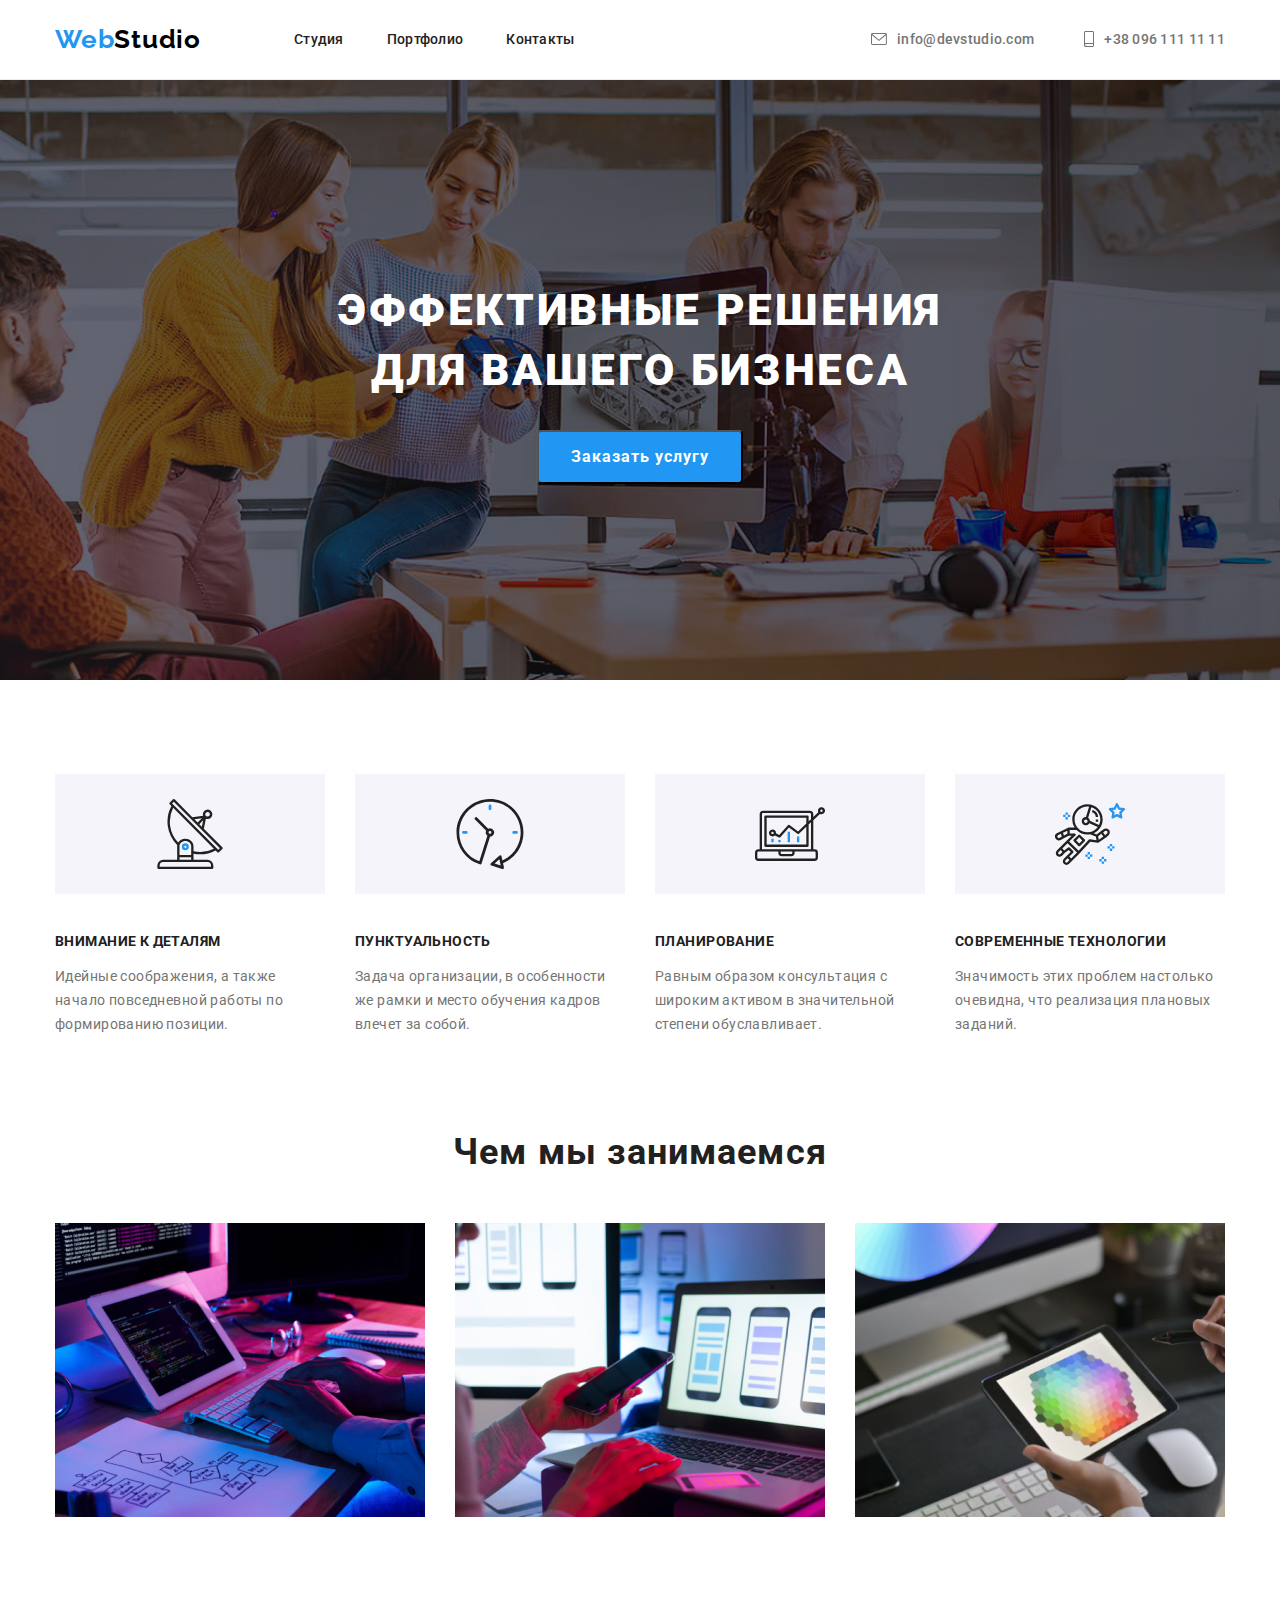
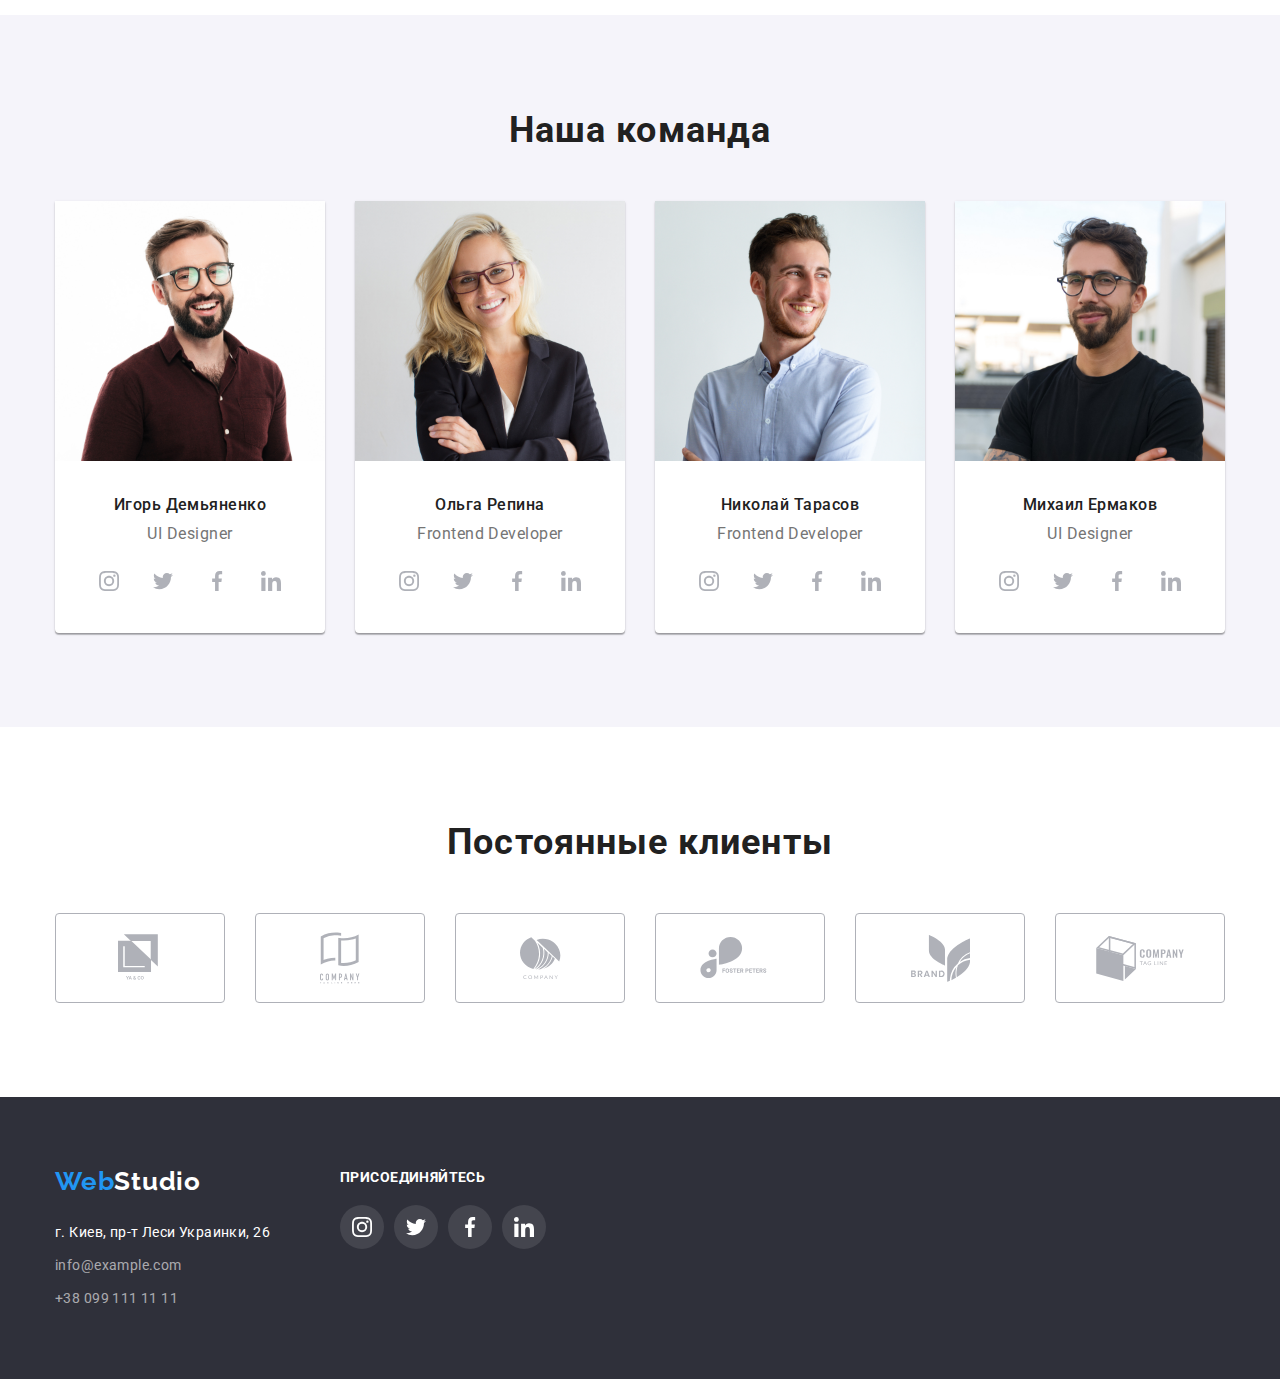
<file: index.html>
<!DOCTYPE html>
<html lang="ru">
<head>
    <meta charset="UTF-8">
    <meta name="viewport" content="width=device-width, initial-scale=1.0">
    <title>WebStudio</title>
    <link rel="stylesheet" href="https://cdn.jsdelivr.net/npm/modern-normalize@1.0.0/modern-normalize.min.css">
    <link rel="preconnect" href="https://fonts.gstatic.com">
    <link href="https://fonts.googleapis.com/css2?family=Raleway:wght@700&family=Roboto:wght@400;500;700;900&display=swap"
        rel="stylesheet">
    <link rel="stylesheet" href="./css/styles.css">
</head>
<body>
<!--хедер-->    
    <header class="header">
        <div class="container">
            <div class="header-container">
                <nav class="nav">
                    <div class="nav-container">
                        <a class="web-logo" href="/">Web<span class="studio-logo-header">Studio</span></a>
                    </div>
                    <div class="nav-container">
                        <ul class="site-nav list">
                            <li class="site-nav-links">
                                <a class="link" href="#">Студия</a>
                            </li>
                            <li class="site-nav-links">
                                <a class="link" href="./portfolio.html">Портфолио</a>
                            </li>
                            <li class="site-nav-links">
                                <a class="link" href="#">Контакты</a>
                            </li>
                        </ul>
                    </div>
                </nav>
            </div>
            <!--контактная информация-->
            <div class="header-container">
                <ul class="auth-nav list">
                    <li class="auth-nav-links">
                        
                        <a class="link-header list" href="mailto:info@devstudio.com">info@devstudio.com
                            <svg class="address-icons-mail">
                                <use class="address-icon" href="./images-for-sprite/sprite.svg#icon-mail"></use>
                            </svg>
                        </a>
                    </li>
                    <li class="auth-nav-links">
                       
                        <a class="link-header list" href="tel:+380961111111">+38 096 111 11 11
                            <svg class="address-icons-phone">
                                <use class="address-icon" href="./images-for-sprite/sprite.svg#icon-phone"></use>
                            </svg>
                        </a>
                    </li>
                </ul>
            </div>
        </div>
    </header>
   
    <main>
        <!--секция шапка-->
        <section class="hero">
            <h1 class="main-header">Эффективные решения<br>для вашего бизнеса</h1>
            <button class="button" type="button">Заказать услугу</button>
        </section>
    
   
        <!--секция особенности компании-->
      
        <section class="about-company">
            <div class="container">
                <h2 class="deleted-header">особенности компании</h2>
                <ul class="company-features list">
                    <li class="featur">
                        <svg class="about-company-icon">
                            <use class="featur-icon" 
                            href="./images-for-sprite/sprite.svg#icon-antenna"></use>
                        </svg>
                        <h3 class="company-header">Внимание к деталям</h3>
                        <p class="desc">Идейные соображения, а также начало повседневной работы по формированию позиции.</p>
                    </li>
            
                    <li class="featur">
                        <svg class="about-company-icon">
                            <use class="featur-icon" 
                            href="./images-for-sprite/sprite.svg#icon-clock"></use>
                        </svg>
                        <h3 class="company-header">Пунктуальность</h3>
                        <p class="desc">Задача организации, в особенности же рамки и место обучения кадров влечет за собой.</p>
                    </li>
            
                    <li class="featur">
                        <svg class="about-company-icon">
                            <use class="featur-icon" 
                            href="./images-for-sprite/sprite.svg#icon-diagram"></use>
                        </svg>
                        <h3 class="company-header">Планирование</h3>
                        <p class="desc">Равным образом консультация с широким активом в значительной степени обуславливает.</p>
                    </li>
            
                    <li class="featur">
                        <svg class="about-company-icon">
                            <use class="featur-icon" 
                            href="./images-for-sprite/sprite.svg#icon-astronaut"></use>
                        </svg>
                        <h3 class="company-header">Современные технологии</h3>
                        <p class="desc">Значимость этих проблем настолько очевидна, что реализация плановых заданий.</p>
                    </li>
                </ul>
            </div>
        </section>
        <!--секция чем занимаемся-->
       
        <section class="our-work">
            <div class="container">
                <h2 class="secondary-headers">Чем мы занимаемся</h2>
                <ul class="our-work-lists list">
                    <li class="work-list">
                        <img src="./images-studio/box1.jpg" alt="пишем" width="370">
                    </li>
            
                    <li class="work-list">
                        <img src="./images-studio/box2.jpg" alt="создаем дизайн" width="370">
                    </li>
            
                    <li class="work-list">
                        <img src="./images-studio/box3.jpg" alt="создаем дизайн" width="370">
                    </li>
            
                </ul>
            </div>
        </section>
        
       
        <!--секция  команда-->
        <section class="team">
          <div class="container">
                <h2 class="secondary-headers">Наша команда</h2>
                <ul class="our-team list">
                    <li class="team-list">
                        <img src="./images-studio/img(1).jpg" alt="сотрудник" width="270">
                        <h3 class="team-header">Игорь Демьяненко</h3>
                        <p class="desc" lang="en">UI Designer</p>
                        <ul class="social-links link list">
                            <li class="social-link">
                                <a class="social-link-list for-team" href="">
                                    <svg class="icons">
                                        <use class="icon-link-list" 
                                        href="./images-for-sprite/sprite.svg#icon-instagram"></use>
                                    </svg>
                                </a>
                            </li>
                            <li class="social-link">
                                <a class="social-link-list for-team" href="">
                                    <svg class="icons">
                                        <use class="icon-link-list" 
                                        href="./images-for-sprite/sprite.svg#icon-twitter"></use>
                                    </svg>
                                </a>
                            </li>
                            <li class="social-link">
                                <a class="social-link-list for-team" href="">
                                    <svg class="icons">
                                        <use class="icon-link-list" href="./images-for-sprite/sprite.svg#icon-facebook"></use>
                                    </svg>
                                </a>
                            </li>
                            <li class="social-link">
                                <a class="social-link-list for-team" href="">
                                    <svg class="icons">
                                        <use class="icon-link-list" href="./images-for-sprite/sprite.svg#icon-linkedin"></use>
                                    </svg>
                                </a>
                            </li>
                        </ul>   
                    </li>
                
                
                    <li class="team-list">
                        <img src="./images-studio/img(2).jpg" alt="сотрудник" width="270">
                        <h3 class="team-header">Ольга Репина</h3>
                        <p class="desc" lang="en">Frontend Developer</p>
                        <ul class="social-links link list">
                            <li class="social-link">
                                <a class="social-link-list for-team" href="">
                                    <svg class="icons">
                                        <use class="icon-link-list" href="./images-for-sprite/sprite.svg#icon-instagram"></use>
                                    </svg>
                                </a>
                            </li>
                            <li class="social-link">
                                <a class="social-link-list for-team" href="">
                                    <svg class="icons">
                                        <use class="icon-link-list" href="./images-for-sprite/sprite.svg#icon-twitter"></use>
                                    </svg>
                                </a>
                            </li>
                            <li class="social-link">
                                <a class="social-link-list for-team" href="">
                                    <svg class="icons">
                                        <use class="icon-link-list" href="./images-for-sprite/sprite.svg#icon-facebook"></use>
                                    </svg>
                                </a>
                            </li>
                            <li class="social-link">
                                <a class="social-link-list for-team" href="">
                                    <svg class="icons">
                                        <use class="icon-link-list" href="./images-for-sprite/sprite.svg#icon-linkedin"></use>
                                    </svg>
                                </a>
                            </li>
                        </ul>
                    </li>
                    
                
                    <li class="team-list">
                        <img src="./images-studio/img(3).jpg" alt="сотрудник" width="270">
                        <h3 class="team-header">Николай Тарасов</h3>
                        <p class="desc" lang="en">Frontend Developer</p>
                        <ul class="social-links link list">
                            <li class="social-link">
                                <a class="social-link-list for-team" href="">
                                    <svg class="icons">
                                        <use class="icon-link-list" href="./images-for-sprite/sprite.svg#icon-instagram"></use>
                                    </svg>
                                </a>
                            </li>
                            <li class="social-link">
                                <a class="social-link-list for-team" href="">
                                    <svg class="icons">
                                        <use class="icon-link-list" href="./images-for-sprite/sprite.svg#icon-twitter"></use>
                                    </svg>
                                </a>
                            </li>
                            <li class="social-link">
                                <a class="social-link-list for-team" href="">
                                    <svg class="icons">
                                        <use class="icon-link-list" href="./images-for-sprite/sprite.svg#icon-facebook"></use>
                                    </svg>
                                </a>
                            </li>
                            <li class="social-link">
                                <a class="social-link-list for-team" href="">
                                    <svg class="icons">
                                        <use class="icon-link-list" href="./images-for-sprite/sprite.svg#icon-linkedin"></use>
                                    </svg>
                                </a>
                            </li>
                        </ul>
                        
                    </li>
                
                    <li class="team-list">
                        <img src="./images-studio/img(4).jpg" alt="сотрудник" width="270">
                        <h3 class="team-header">Михаил Ермаков</h3>
                        <p class="desc" lang="en">UI Designer</p>
                        <ul class="social-links link list">
                            <li class="social-link">
                                <a class="social-link-list for-team" href="">
                                    <svg class="icons">
                                        <use class="icon-link-list" href="./images-for-sprite/sprite.svg#icon-instagram"></use>
                                    </svg>
                                </a>
                            </li>
                            <li class="social-link">
                                <a class="social-link-list for-team" href="">
                                    <svg class="icons">
                                        <use class="icon-link-list" href="./images-for-sprite/sprite.svg#icon-twitter"></use>
                                    </svg>
                                </a>
                            </li>
                            <li class="social-link">
                                <a class="social-link-list for-team" href="">
                                    <svg class="icons">
                                        <use class="icon-link-list" href="./images-for-sprite/sprite.svg#icon-facebook"></use>
                                    </svg>
                                </a>
                            </li>
                            <li class="social-link">
                                <a class="social-link-list for-team" href="">
                                    <svg class="icons">
                                        <use class="icon-link-list" href="./images-for-sprite/sprite.svg#icon-linkedin"></use>
                                    </svg>
                                </a>
                            </li>
                        </ul>
                        
                    </li>
                    
                </ul>
          </div>
        </section>

        <!--секция постоянные клиенты-->
        <section class="our-clients">
            <div class="container">
                <h2 class="secondary-headers">Постоянные клиенты</h2>
                <ul class="clients link list">
                    <li class="client-link">
                        <a class="link-to-client" href="">
                            <svg class="client-icon-yago">
                                <use class="icon-logo-yago" href="./images-for-sprite/sprite.svg#icon-logo-yago"></use>
                            </svg>
                        </a>
                    </li>
                    <li class="client-link">
                        <a class="link-to-client" href="">
                            <svg class="client-icon-tag-here">
                                <use class="icon-logo-tag-here" 
                                href="./images-for-sprite/sprite.svg#icon-logo-tag-here"></use>
                            </svg>
                        </a>
        
                    </li>
                    <li class="client-link">
                        <a class="link-to-client" href="">
                            <svg class="client-icon-company">
                                <use class="icon-logo-company" 
                                href="./images-for-sprite/sprite.svg#icon-logo-company"></use>
                            </svg>
                        </a>
        
                    </li>
                    <li class="client-link">
                        <a class="link-to-client" href="">
                            <svg class="client-icon-foster">
                                <use class="icon-logo-foster" 
                                href="./images-for-sprite/sprite.svg#icon-logo-foster"></use>
                            </svg>
                        </a>
        
                    </li>
                    <li class="client-link">
                        <a class="link-to-client" href="">
                            <svg class="client-icon-brand">
                                <use class="icon-logo-brand" 
                                href="./images-for-sprite/sprite.svg#icon-logo-brand"></use>
                            </svg>
                        </a>
        
                    </li>
                    <li class="client-link">
                        <a class="link-to-client" href="">
                            <svg class="client-icon-tag-line">
                                <use class="icon-logo-tag-line" 
                                href="./images-for-sprite/sprite.svg#icon-logo-tag-line"></use>
                            </svg>
                        </a>
        
                    </li>
                </ul>
            </div>
        </section>
    </main>
<!--футер-->
    <footer class="footer">
        <section class="links-footer">
            <h2 class="deleted-header">контактная информация</h2>
            <div class="container-footer">
                <div class="address">
                    <a href="/" class="web-logo">Web<span class="studio-logo-footer">Studio</span></a>
            
                    <address>
                        <ul class="auth-nav-footer list ">
                            <li class="adress-list">
                                <a class="map list" href="https://goo.gl/maps/7hAUFRU8tH2an2467">г. Киев, пр-т Леси Украинки, 26</a>
                            </li>
            
                            <li class="adress-list">
                                <a class="link list" href="mailto:info@example.com">info@example.com</a>
                            </li>
            
                            <li class="adress-list">
                                <a class="link list" href="tel:+380991111111">+38 099 111 11 11</a>
                            </li>
            
                        </ul>
                    </address>
                </div>
                <div class="social-links-container">
                    <h3 class="links--header">Присоединяйтесь</h3>
                    <ul class="social-links link list">
                        <li class="social-link">
                            <a class="social-link-list for-footer" href="">
                                <svg class="icons">
                                    <use class="icon-link-list-footer" href="./images-for-sprite/sprite.svg#icon-instagram"></use>
                                </svg>
                            </a>
                        </li>
                        <li class="social-link">
                            <a class="social-link-list for-footer" href="">
                                <svg class="icons">
                                    <use class="icon-link-list-footer" href="./images-for-sprite/sprite.svg#icon-twitter"></use>
                                </svg>
                            </a>
                        </li>
                        <li class="social-link">
                            <a class="social-link-list for-footer" href="">
                                <svg class="icons">
                                    <use class="icon-link-list-footer" href="./images-for-sprite/sprite.svg#icon-facebook"></use>
                                </svg>
                            </a>
                        </li>
                        <li class="social-link">
                            <a class="social-link-list for-footer" href="">
                                <svg class="icons">
                                    <use class="icon-link-list-footer" href="./images-for-sprite/sprite.svg#icon-linkedin"></use>
                                </svg>
                            </a>
                        </li>
                    </ul>
                </div>
            </div>
        </section>
    </footer>
</body>
</html>
</file>
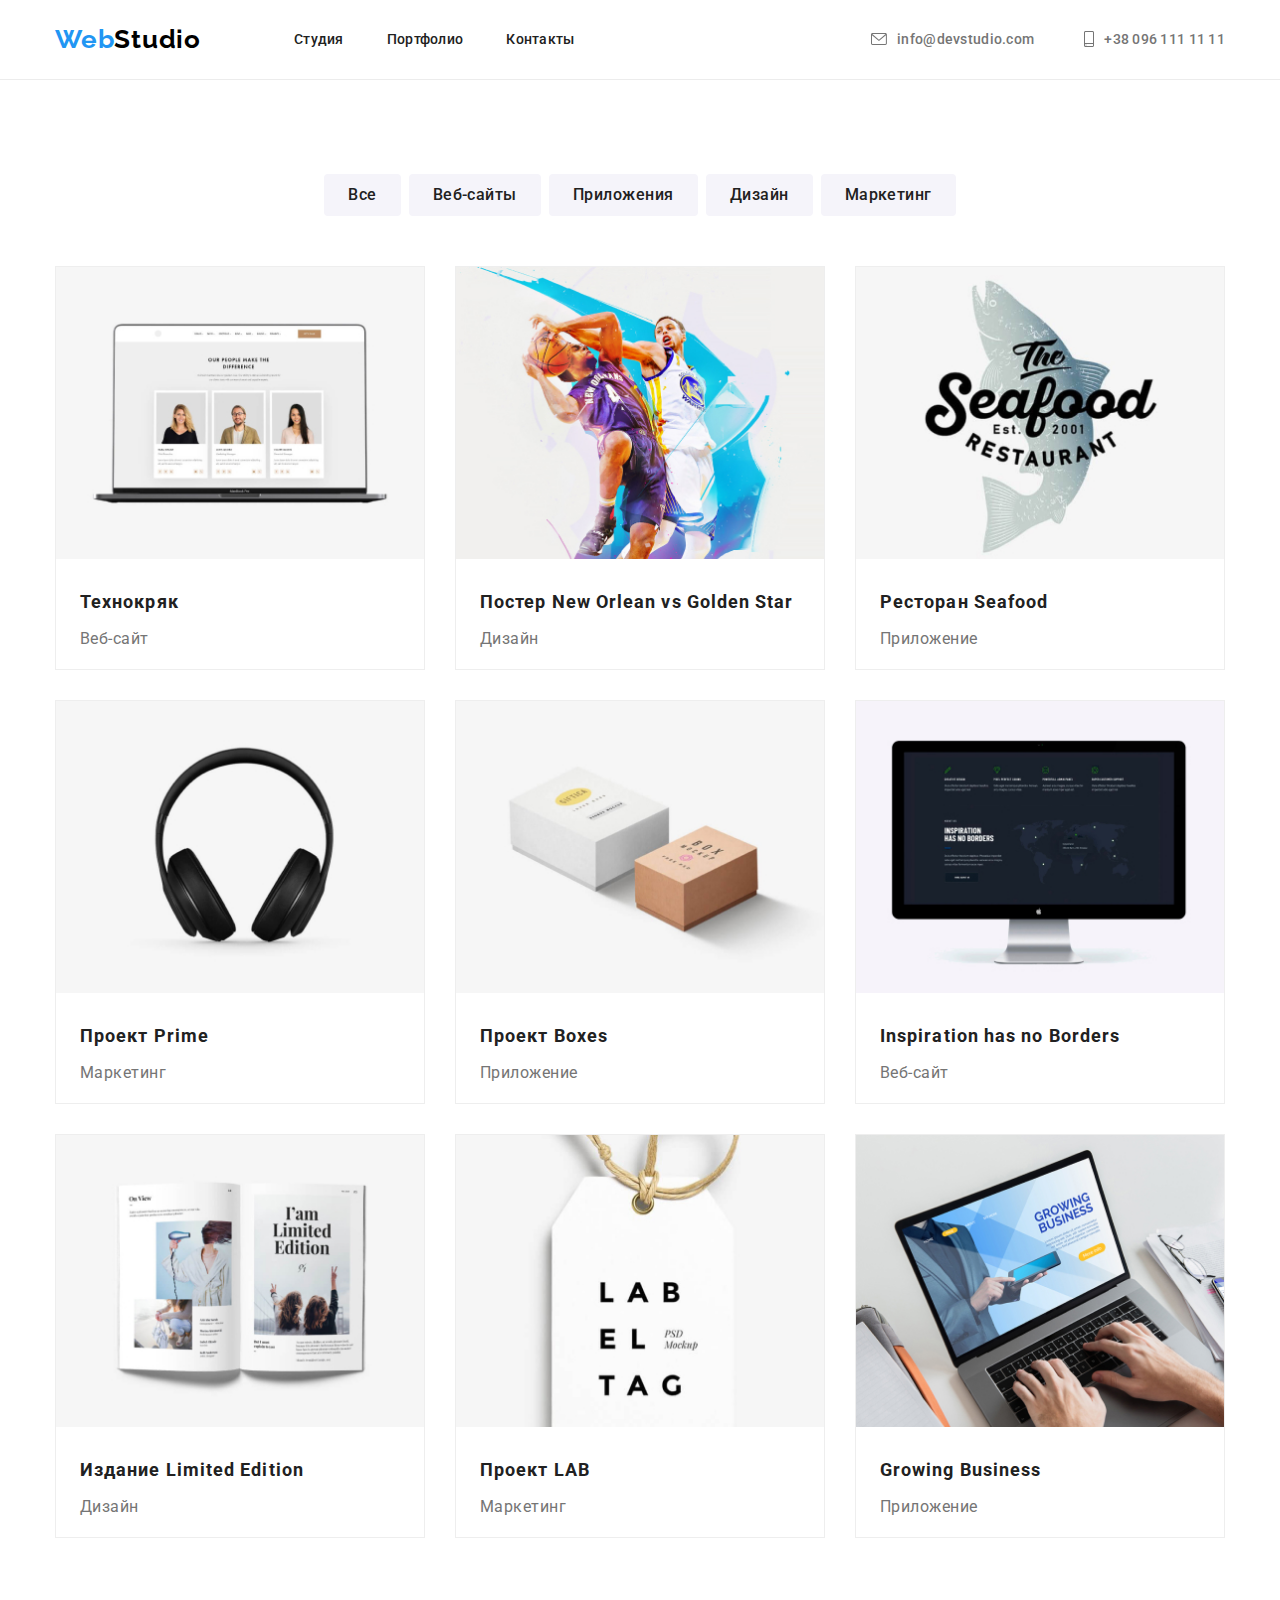
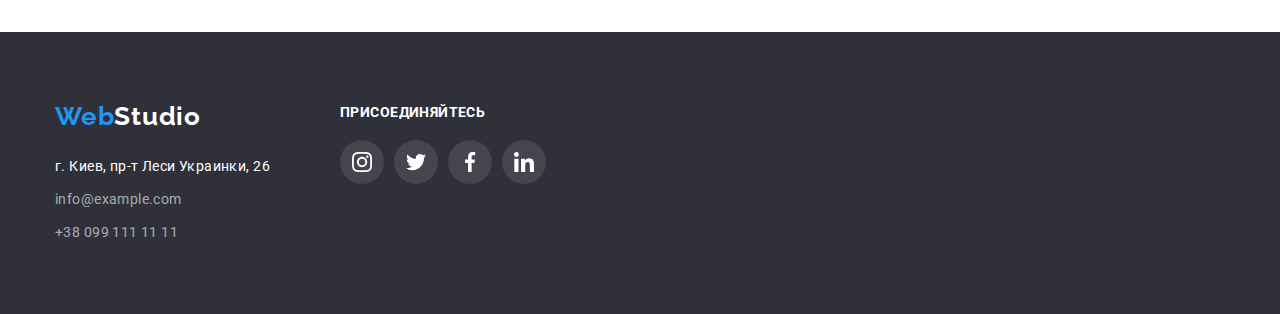
<file: portfolio.html>
<!DOCTYPE html>
<html lang="ru">

<head>
    <meta charset="UTF-8">
    <meta name="viewport" content="width=device-width, initial-scale=1.0">
    <title>WebStudio-portfolio</title>
    <link rel="stylesheet" href="https://cdn.jsdelivr.net/npm/modern-normalize@1.0.0/modern-normalize.min.css">
    <link rel="preconnect" href="https://fonts.gstatic.com">
    <link href="https://fonts.googleapis.com/css2?family=Raleway:wght@700&family=Roboto:wght@400;500;700;900&display=swap"
        rel="stylesheet">
    <link rel="stylesheet" href="./css/styles.css">
</head>

<body>
    <!--хедер-->
    <header class="header">
        <div class="container">
            <div class="header-container">
                <nav class="nav">
                    <div class="nav-container">
                        <a class="web-logo" href="./index.html">Web<span class="studio-logo-header">Studio</span></a>
                    </div>
                    <div class="nav-container">
                        <ul class="site-nav list">
                            <li class="site-nav-links">
                                <a class="link" href="./index.html">Студия</a>
                            </li>
                            <li class="site-nav-links">
                                <a class="link" href="#">Портфолио</a>
                            </li>
                            <li class="site-nav-links">
                                <a class="link" href="#">Контакты</a>
                            </li>
                        </ul>
                    </div>
                </nav>
            </div>
            <!--контактная информация-->
            <div class="header-container">
                <ul class="auth-nav list">
                    <li class="auth-nav-links">
            
                        <a class="link-header list" href="mailto:info@devstudio.com">info@devstudio.com
                            <svg class="address-icons-mail">
                                <use class="address-icon" href="./images-for-sprite/sprite.svg#icon-mail"></use>
                            </svg>
                        </a>
                    </li>
                    <li class="auth-nav-links">
            
                        <a class="link-header list" href="tel:+380961111111">+38 096 111 11 11
                            <svg class="address-icons-phone">
                                <use class="address-icon" href="./images-for-sprite/sprite.svg#icon-phone"></use>
                            </svg>
                        </a>
                    </li>
                </ul>
            </div>
        </div>
    </header>
    <main>
        
        <section class="portfolio">
            <div class="container">
                <h1 class="deleted-header">Галерея</h1>
                <!--ссылки на папки/фыльтри по галерее-->
                <ul class="galery-nav list">
                    <li class="galery-list">
                        <button class="galery-button list" type="button">Все</button>
                    </li>
                    <li class="galery-list">
                        <button class="galery-button list" type="button">Веб-сайты</button>
            
                    </li>
                    <li class="galery-list">
                        <button class="galery-button list" type="button">Приложения</button>
            
                    </li>
                    <li class="galery-list">
                        <button class="galery-button list" type="button">Дизайн</button>
            
                    </li>
                    <li class="galery-list">
                        <button class="galery-button list" type="button">Маркетинг</button>
                    </li>
                </ul>
            
                <!--галерея-->
                <ul class="galery list">
            
                    <li class="galery-img">
                        <a class="galery-link list" href="">
                            <div class="galery-link-box">
                                <img src="./images-portfolio/website/website_laptop.jpg" alt="пример страници веб-сайта Технокряк на ноутбуке"
                                width="368">
                                <div class="galery-text">
                                    <h2 class="galery-header">Технокряк</h2>
                                    <p class="desc">Веб-сайт</p>
                                </div>
                            </div>
                        </a>
                    </li>
                    <li class="galery-img">
                        <a class="galery-link list" href="">
                            <div class="galery-link-box">
                                <img src="./images-portfolio/design/poster.jpg" alt="на постере два баскетболиста борятся за мяч" width="368">
                                <div class="galery-text">
                                    <h2 class="galery-header">Постер <span lang="en">New Orlean vs Golden Star</span></h2>
                                    <p class="desc">Дизайн</p>
                                </div>
                            </div>
                        </a>
                    </li>
                    <li class="galery-img">
                        <a class="galery-link list" href="">
                            <div class="galery-link-box">
                                <img src="./images-portfolio/apps/logo_a_restaurant.jpg"
                                alt="логотип ресторана рыба на белом фоне надпись названия ресторана" width="368">
                                <div class="galery-text">
                                    <h2 class="galery-header">Ресторан <span lang="en">Seafood</span></h2>
                                    <p class="desc"> Приложение</p>
                                </div>
                            </div>
                        </a>
                    </li>
                    <li class="galery-img">
                        <a class="galery-link list" href="">
                            <div class="galery-link-box">
                                <img src="./images-portfolio/marketing/project_prime.jpg" alt="наушники" width="368">
                                <div class="galery-text">
                                    <h2 class="galery-header">Проект <span lang="en">Prime</span></h2>
                                    <p class="desc">Маркетинг</p>
                                </div>
                            </div>
                        </a>
                    </li>
                    <li class="galery-img">
                        <a class="galery-link list" href="">
                           <div class="galery-link-box">
                            <img src="./images-portfolio/apps/project_boxes.jpg" alt="две коробки белая и розовая" width="368">
                                <div class="galery-text">
                                    <h2 class="galery-header">Проект <span lang="en">Boxes</span></h2>
                                    <p class="desc">Приложение</p>
                                </div>
                           </div>
                        </a>
                    </li>
                    <li class="galery-img">
                       <a class="galery-link list" href="">
                            <div class="galery-link-box">
                                <img src="./images-portfolio/website/website_on_monitor.jpg" alt="монитор с открытой страницей вебсайта" width="368">
                                <div class="galery-text">
                                    <h2 class="galery-header" lang="en">Inspiration has no Borders</h2>
                                    <p class="desc">Веб-сайт</p>
                                </div>
                            </div>
                       </a>
                    </li>
                    <li class="galery-img">
                        <a class="galery-link list" href="">
                            <div class="galery-link-box">
                                <img src="./images-portfolio/design/publication.jpg" alt="открытая книга" width="368">
                                <div class="galery-text">
                                    <h2 class="galery-header">Издание <span lang="en">Limited Edition</span></h2>
                                    <p class="desc">Дизайн</p>
                                </div>
                            </div>
                        </a>
                    </li>
                    <li class="galery-img">
                       <a class="galery-link list" href="">
                            <div class="galery-link-box">
                                <img src="./images-portfolio/marketing/project_lab.jpg" alt="фото ярлыка" width="368">
                                <div class="galery-text">
                                    <h2 class="galery-header">Проект <span lang="en">LAB</span></h2>
                                    <p class="desc">Маркетинг</p>
                                </div>
                            </div>
                       </a>
                    </li>
                    <li class="galery-img">
                        <a class="galery-link list" href="">
                            <div class="galery-link-box">
                                <img src="./images-portfolio/apps/growing_business.jpg" alt="человек печатает на ноутбуке" width="368">
                                <div class="galery-text">
                                    <h2 class="galery-header" lang="en">Growing Business</h2>
                                    <p class="desc">Приложение</p>
                                </div>
                            </div>
                        </a>
                    </li>
                </ul>
            </div>
        </section>

        
    </main>
    <!--футер-->
    <footer class="footer">
        <section class="links-footer">
            <h2 class="deleted-header">контактная информация</h2>
            <div class="container-footer">
                <div class="address">
                    <a href="/" class="web-logo">Web<span class="studio-logo-footer">Studio</span></a>
    
                    <address>
                        <ul class="auth-nav-footer list ">
                            <li class="adress-list">
                                <a class="map list" href="https://goo.gl/maps/7hAUFRU8tH2an2467">г. Киев, пр-т Леси
                                    Украинки, 26</a>
                            </li>
    
                            <li class="adress-list">
                                <a class="link list" href="mailto:info@example.com">info@example.com</a>
                            </li>
    
                            <li class="adress-list">
                                <a class="link list" href="tel:+380991111111">+38 099 111 11 11</a>
                            </li>
    
                        </ul>
                    </address>
                </div>
                <div class="social-links-container">
                    <h3 class="links--header">Присоединяйтесь</h3>
                    <ul class="social-links link list">
                        <li class="social-link">
                            <a class="social-link-list for-footer" href="">
                                <svg class="icons">
                                    <use class="icon-link-list-footer" href="./images-for-sprite/sprite.svg#icon-instagram">
                                    </use>
                                </svg>
                            </a>
                        </li>
                        <li class="social-link">
                            <a class="social-link-list for-footer" href="">
                                <svg class="icons">
                                    <use class="icon-link-list-footer" href="./images-for-sprite/sprite.svg#icon-twitter">
                                    </use>
                                </svg>
                            </a>
                        </li>
                        <li class="social-link">
                            <a class="social-link-list for-footer" href="">
                                <svg class="icons">
                                    <use class="icon-link-list-footer" href="./images-for-sprite/sprite.svg#icon-facebook">
                                    </use>
                                </svg>
                            </a>
                        </li>
                        <li class="social-link">
                            <a class="social-link-list for-footer" href="">
                                <svg class="icons">
                                    <use class="icon-link-list-footer" href="./images-for-sprite/sprite.svg#icon-linkedin">
                                    </use>
                                </svg>
                            </a>
                        </li>
                    </ul>
                </div>
            </div>
        </section>
    </footer>
</body>

</html>
</file>
<file: css/styles.css>
/* цвет акцента #2196F3
   цвет заголовков #212121
   цвет текста абзац #757575
   цвет текста герой #FFFFFF
   цвет лого #000000
   цвет контактов в футере с прозрачностью 
   rgba(255, 255, 255, 0.6)

   вторичный цвет фона #F5F4FA
   первичный цвет фона #e5e5e5

   шрифт заголовков hq-h3 Roboto (700.900)
   шрифт текста Roboto 400
   шрифт навигации Roboto 500
   шрифт лого Raleway 700
*/

:root {
  --accent-color: #2196f3;
  --logo-color: #000000;
  --tittle-color: #212121;
  --main-color: #757575;
  --hero-color: #ffffff;
  --contacts-color: rgba(255, 255, 255, 0.6);
  --secondary-background-color: #f5f4fa;
  --main-background-color: #ffffff;
  --footer-background-color: #2f303a;
  --header-background-color: #ffffff;
  --h-fonts: "Roboto", sans-serif;
  --main-text-font: "Roboto", sans-serif;
  --logo-font: "Raleway", sans-serif;
}

body {
  background-color: var(--main-background-color);
  color: var(--tittle-color);
  font-family: var(--h-fonts);
}

/*------------общие стили------------*/

.web-logo {
  display: inline-block;
  margin-right: 50px;
  color: var(--accent-color);
  font-family: var(--logo-font);
  font-weight: 700;
  font-size: 26px;
  line-height: 1.192;
  letter-spacing: 0.03em;
  text-decoration: none;
}

.studio-logo-header {
  color: var(--logo-color);
}

.studio-logo-footer {
  color: var(--hero-color);
}

.list {
  padding: 0px;
  margin: 0px;

  list-style: none;
  text-decoration: none;
}

.footer {
  padding-top: 60px;
  padding-bottom: 60px;

  background-color: var(--footer-background-color);
}

.header {
  padding: 24px 0px;
  border-bottom: 1px solid #ececec;

  background-color: var(--header-background-color);
}

.secondary-headers {
  margin-top: 0px;
  margin-bottom: 50px;
  margin-left: auto;
  margin-right: auto;
  font-weight: 700;
  font-size: 36px;
  line-height: 1.167;
  text-align: center;
  letter-spacing: 0.03em;
}

.container {
  display: flex;
  justify-content: space-between;
  align-items: center;
  flex-wrap: wrap;

  width: 1200px;
  padding-left: 15px;
  padding-right: 15px;
  margin: auto;
}

.deleted-header {
  display: none;
}
/*-------------конец общие стили---------------*/

/*-----------блок nav--------------------------*/
.address-icons-mail {
  width: 16px;
  height: 12px;
  margin-right: 10px;
  fill: #757575;
}
.address-icons-phone {
  width: 10px;
  height: 16px;
  margin-right: 10px;
  fill: #757575;
}

.auth-nav .link-header:hover .address-icon,
.auth-nav .link-header:focus .address-icon {
  fill: var(--accent-color);
}
.site-nav .link {
  color: var(--tittle-color);
  font-weight: 500;
  font-size: 14px;
  line-height: 1.143;
  letter-spacing: 0.02em;
  text-decoration: none;
}

.site-nav,
.auth-nav {
  display: flex;
}
.nav {
  display: flex;

  align-items: center;
}
.site-nav .site-nav-links {
  margin-left: 43px;
}

.site-nav .link:hover,
.site-nav .link:focus,
.site-nav .link:active {
  color: var(--accent-color);
}
.link-header {
  display: flex;
  flex-direction: row-reverse;
  align-items: center;
}
/*------------конец блок nav-----------------------*/

/*-----------блок contacts footer--------------------*/
.address .web-logo {
  margin-bottom: 24px;
}
.address {
  margin-right: 70px;
}
.auth-nav-footer .link {
  color: var(--contacts-color);
  font-style: normal;
  font-size: 14px;
  font-weight: 400;
  line-height: 1.714;
  letter-spacing: 0.03em;
}
.adress-list:not(:last-child) {
  margin-bottom: 9px;
}
/*-----------блок contacts header------------------*/
.auth-nav .link-header {
  color: var(--main-color);
  font-weight: 500;
  font-size: 14px;
  line-height: 1.143;
  letter-spacing: 0.02em;
}

.auth-nav .auth-nav-links:not(:first-child) {
  margin-left: 50px;
}

/*-----------блок contacts all-------------------*/
.auth-nav .link:hover,
.auth-nav .link:focus,
.auth-nav-footer .link:hover,
.auth-nav-footer .link:focus,
.auth-nav .link-header:hover,
.auth-nav .link-header:focus,
.map:hover,
.map:focus {
  color: var(--accent-color);
}

/*-------конец блок contacts----------------------*/

/*--------блок footer-----------------------------*/
.map {
  color: var(--hero-color);
  font-weight: 400;
  font-size: 14px;
  line-height: 1.714;
  letter-spacing: 0.03em;
  font-style: normal;
}
.links--header {
  margin-top: 0px;
  margin-bottom: 20px;
  font-weight: 700;
  font-size: 14px;
  line-height: 1.142;
  letter-spacing: 0.03em;
  color: var(--hero-color);
  text-transform: uppercase;
}
.social-links-container {
  display: flex;
  flex-wrap: wrap;
  padding-top: 12px;
  padding-bottom: 40px;
  width: 206px;
}

.container-footer {
  display: flex;
  justify-content: flex-start;
  align-items: center;
  flex-wrap: wrap;

  width: 1200px;
  padding-left: 15px;
  padding-right: 15px;
  margin: auto;
}

.for-footer {
  background-color: rgba(255, 255, 255, 0.1);
}
.icon-link-list-footer {
  fill: var(--hero-color);
}
/*--------конец блок footer-----------------------*/

/*=======стили для файла index.html===============*/

/*--------------блок hero-------------------------*/

.hero {
  padding: 200px 15px;
  max-width: 1600px;
  max-height: 600px;
  margin-left: auto;
  margin-right: auto;
  text-align: center;

  background-image: linear-gradient(
      to right,
      rgba(47, 48, 58, 0.4),
      rgba(0, 0, 0, 0.4)
    ),
    url(../images-studio/hero.jpg);
  background-repeat: no-repeat;
  background-size: cover;
  background-position: center;
}
.main-header {
  margin-top: 0px;
  margin-bottom: 30px;

  color: var(--hero-color);
  font-weight: 900;
  font-size: 44px;
  line-height: 1.364;
  letter-spacing: 0.06em;
  text-transform: uppercase;
}

.button {
  min-width: 200px;
  padding: 10px 32px;
  border-radius: 4px;

  background-color: var(--accent-color);
  color: var(--hero-color);
  font-weight: 700;
  font-size: 16px;
  line-height: 1.875;
  letter-spacing: 0.06em;
}
/*-----------конец блок hero-----------------------*/

/*-----------блок компания------------------------*/

.company-features {
  display: flex;
  justify-content: center;
  flex-wrap: wrap;
}

.about-company {
  padding-top: 94px;
  padding-bottom: 94px;
  background-color: var(--main-background-color);
}
.company-features .desc {
  margin: 0px 0px;
  color: var(--main-color);
  font-weight: 400;
  font-size: 14px;
  line-height: 1.714;
  letter-spacing: 0.03em;
}

.company-header {
  font-weight: 700;
  font-size: 14px;
  margin-top: 0px;
  margin-bottom: 10px;
  line-height: 1.875;
  letter-spacing: 0.03em;
  text-transform: uppercase;
}

.company-features .featur:not(:last-child) {
  margin-right: 30px;
}

.featur {
  width: 270px;
}
.about-company-icon {
  width: 270px;
  height: 120px;
  padding: 25px 100px;
  margin-bottom: 30px;

  background-color: var(--secondary-background-color);
}

/*-----------конец блок компания------------------*/

/*-------------блок чем занимаемся----------------*/
.our-work-lists {
  display: flex;
  justify-content: center;
  text-align: center;
  flex-wrap: wrap;
}
.our-work {
  padding-bottom: 94px;
}
.our-work-lists .work-list:not(:last-child) {
  margin-right: 30px;
}

/*-----------конец чем занимаемся----------------*/

/*-------------блок команда-----------------------*/

.our-team .team-list:not(:last-child) {
  margin-right: 30px;
}
.our-team .desc {
  margin: 0px;

  color: var(--main-color);
  font-weight: 400;
  font-size: 16px;
  line-height: 1.188;
  letter-spacing: 0.03em;
}

.team-header {
  margin-top: 30px;
  margin-bottom: 10px;

  font-weight: 500;
  font-size: 16px;
  line-height: 1.188;
  letter-spacing: 0.03em;
}

.our-team {
  display: flex;
  justify-content: center;
  text-align: center;
  flex-wrap: wrap;
}

.team {
  padding-top: 94px;
  padding-bottom: 94px;

  background-color: var(--secondary-background-color);
}
.team-list {
  background-color: var(--hero-color);
  box-shadow: 0px 1px 3px rgba(0, 0, 0, 0.12), 0px 1px 1px rgba(0, 0, 0, 0.14),
    0px 2px 1px rgba(0, 0, 0, 0.2);
  border-radius: 0px 0px 4px 4px;
}
.icons {
  width: 20px;
  height: 20px;
}
.social-links {
  display: flex;
  justify-content: center;
  margin-bottom: 30px;
}
.social-links .social-link:not(:last-child) {
  margin-right: 10px;
}
.social-link-list {
  display: flex;
  justify-content: center;
  align-items: center;
  width: 44px;
  height: 44px;
  border-radius: 50%;
}
.for-team {
  background-color: var(--hero-color);
}
.social-link-list:hover,
.social-link-list:focus {
  background-color: var(--accent-color);
}
.team-list .desc {
  margin-bottom: 16px;
}
.icon-link-list {
  fill: #afb1b8;
}
.social-link-list:hover .icon-link-list,
.social-link-list:focus .icon-link-list {
  fill: var(--hero-color);
}
/*------------конец блок команда------------------*/
/*-------------блок клиенты------------------*/
.clients .client-link:not(:last-child) {
  margin-right: 30px;
}

.clients {
  display: flex;
  justify-content: center;
  text-align: center;
  flex-wrap: wrap;
}
.our-clients {
  padding-top: 94px;
  padding-bottom: 94px;

  background-color: var(--main-background-color);
}
.link-to-client {
  display: flex;
  justify-content: center;
  align-items: center;

  width: 170px;
  height: 90px;

  background-color: var(--main-background-color);

  border: 1px solid #afb1b8;
  border-radius: 4px;
}
.client-icon-yago {
  width: 44px;
  height: 49px;
  fill: #afb1b8;
}
.client-icon-tag-here {
  width: 40px;
  height: 52px;
  fill: #afb1b8;
}
.client-icon-company {
  width: 41px;
  height: 42.6px;
  fill: #afb1b8;
}
.client-icon-foster {
  width: 79.66px;
  height: 42px;
  fill: #afb1b8;
}
.client-icon-brand {
  width: 59px;
  height: 47px;
  fill: #afb1b8;
}
.client-icon-tag-line {
  width: 88.5px;
  height: 45.45px;
  fill: #afb1b8;
}
.link-to-client:hover,
.link-to-client:focus {
  border: 1px solid var(--accent-color);
}

.link-to-client:hover .client-icon-yago,
.link-to-client:focus .client-icon-yago,
.link-to-client:hover .client-icon-tag-here,
.link-to-client:focus .client-icon-tag-here,
.link-to-client:hover .client-icon-company,
.link-to-client:focus .client-icon-company,
.link-to-client:hover .client-icon-foster,
.link-to-client:focus .client-icon-foster,
.link-to-client:hover .client-icon-brand,
.link-to-client:focus .client-icon-brand,
.link-to-client:hover .client-icon-tag-line,
.link-to-client:focus .client-icon-tag-line {
  fill: var(--accent-color);
}
/*-------------конец блок клиенты-------------*/

/*=======конец стили для файла index.html=========*/

/*===========стили для файла portfolio.html=======*/

.portfolio {
  padding: 94px 0px;
  background-color: var(--main-background-color);
}
/*----------стили для галерея---------------------*/

.galery .desc {
  margin: 0px;

  color: var(--main-color);
  font-weight: 400;
  font-size: 16px;
  line-height: 1.875;
  letter-spacing: 0.03em;
}
.galery-text {
  padding: 20px 24px;
}
.galery-nav .galery-button:hover,
.galery-nav .galery-button:focus {
  background-color: var(--accent-color);
  color: var(--hero-color);
}
.galery-button {
  padding: 6px 22px;
  border-radius: 4px;
  border-color: transparent;

  background-color: var(--secondary-background-color);
  color: var(--tittle-color);
  font-weight: 500;
  font-size: 16px;
  line-height: 1.625;
  letter-spacing: 0.03em;
}
.galery-header {
  margin-top: 0px;
  margin-bottom: 4px;
  color: var(--tittle-color);

  font-weight: 700;
  font-size: 18px;
  line-height: 2;
  letter-spacing: 0.06em;
}
.galery-img {
  height: 404px;

  border: 1px solid #eeeeee;
}
.galery-nav {
  margin-bottom: 50px;
  margin-left: auto;
  margin-right: auto;
}
.galery-nav,
.galery {
  display: flex;
  justify-content: center;
}
.galery {
  flex-wrap: wrap;
}
.galery-nav .galery-list:not(:last-child) {
  margin-right: 8px;
}
.galery .galery-img:not(:nth-child(3n)) {
  margin-right: 30px;
}
.galery .galery-img:not(:nth-last-child(-n + 3)) {
  margin-bottom: 30px;
}

.galery-link:hover .galery-link-box,

.galery-link:focus .galery-link-box{
  box-shadow: 0px 1px 1px rgba(0, 0, 0, 0.12), 0px 4px 4px rgba(0, 0, 0, 0.06),
    1px 4px 6px rgba(0, 0, 0, 0.16);
}

/*---------конец стили для галерея----------------*/
/*======конец стили для файла portfolio.html======*/ ;
</file>
